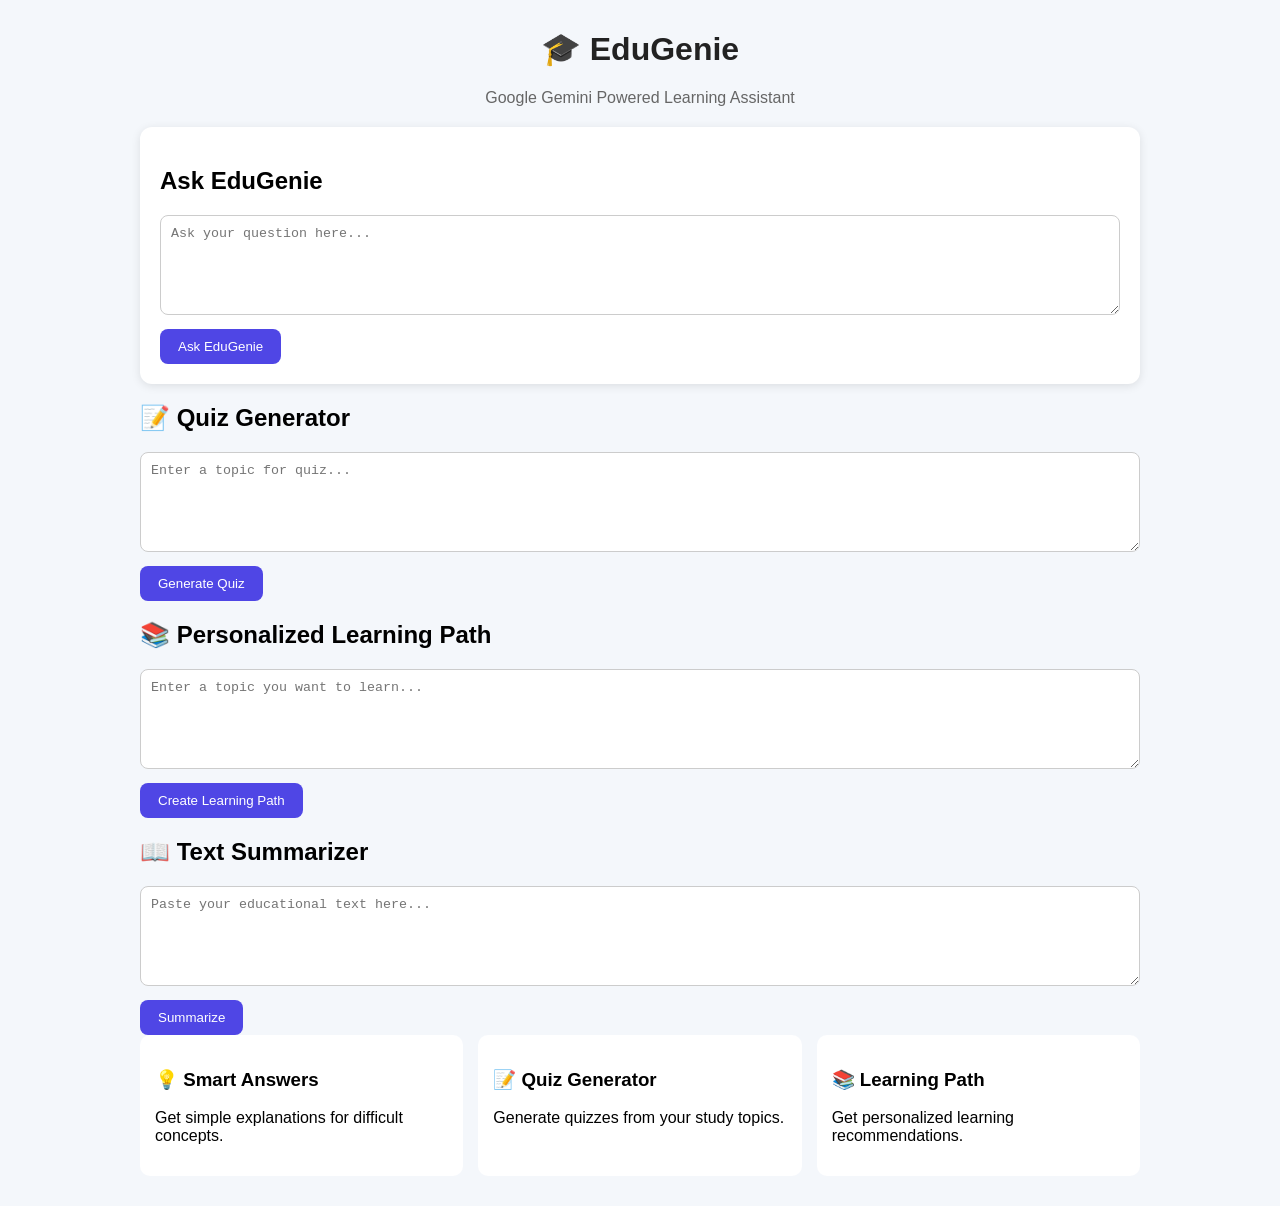
<file: index.html>
<!DOCTYPE html>
<html lang="en">
<head>
    <meta charset="UTF-8">
    <meta name="viewport" content="width=device-width, initial-scale=1.0">
    <title>EduGenie - AI Learning Assistant</title>

    <link rel="stylesheet" href="/static/style.css">
</head>

<body>

    <div class="container">

        <h1>🎓 EduGenie</h1>

        <p class="subtitle">
            Google Gemini Powered Learning Assistant
        </p>

        <div class="card">

            <h2>Ask EduGenie</h2>

            <textarea
                id="question"
                placeholder="Ask your question here..."
            ></textarea>

            <button onclick="askQuestion()">
                Ask EduGenie
            </button>

            <div id="answer"></div>

        </div>
<div class="quiz-card">

    <h2>📝 Quiz Generator</h2>

    <textarea
        id="quizTopic"
        placeholder="Enter a topic for quiz..."
    ></textarea>

    <button onclick="generateQuiz()">
        Generate Quiz
    </button>

    <div id="quizAnswer"></div>

</div>
<div class="learning-card">

    <h2>📚 Personalized Learning Path</h2>

    <textarea
        id="learningTopic"
        placeholder="Enter a topic you want to learn..."
    ></textarea>

    <button onclick="generateLearningPath()">
        Create Learning Path
    </button>

    <div id="learningAnswer"></div>

</div>
<div class="summary-card">

    <h2>📖 Text Summarizer</h2>

    <textarea
        id="summaryText"
        placeholder="Paste your educational text here..."
    ></textarea>

    <button onclick="summarizeText()">
        Summarize
    </button>

    <div id="summaryAnswer"></div>

</div>
        <div class="features">

            <div class="feature">
                <h3>💡 Smart Answers</h3>
                <p>Get simple explanations for difficult concepts.</p>
            </div>

            <div class="feature">
                <h3>📝 Quiz Generator</h3>
                <p>Generate quizzes from your study topics.</p>
            </div>

            <div class="feature">
                <h3>📚 Learning Path</h3>
                <p>Get personalized learning recommendations.</p>
            </div>

        </div>

    </div>

    <script>
        async function askQuestion() {

            const question = document.getElementById("question").value;
            const answer = document.getElementById("answer");

            if (!question.trim()) {
                answer.innerHTML = "<p>Please enter a question.</p>";
                return;
            }

            answer.innerHTML = "<p>Thinking... 🤔</p>";

            try {

                const response = await fetch("/ask", {
                    method: "POST",
                    headers: {
                        "Content-Type": "application/json"
                    },
                    body: JSON.stringify({
                        question: question
                    })
                });

                const data = await response.json();

                answer.innerHTML = `
                    <h3>Answer:</h3>
                    <p>${data.answer}</p>
                `;

            } catch (error) {

                answer.innerHTML =
                    "<p>Something went wrong. Please try again.</p>";

            }
        }
async function generateQuiz() {

    const topic = document.getElementById("quizTopic").value;
    const quizAnswer = document.getElementById("quizAnswer");

    if (!topic.trim()) {
        quizAnswer.innerHTML = "<p>Please enter a topic.</p>";
        return;
    }

    quizAnswer.innerHTML = "<p>Generating quiz... 🤔</p>";

    try {

        const response = await fetch("/quiz", {
            method: "POST",
            headers: {
                "Content-Type": "application/json"
            },
            body: JSON.stringify({
                question: topic
            })
        });

        const data = await response.json();

        quizAnswer.innerHTML = `
            <h3>Quiz:</h3>
            <p>${data.quiz}</p>
        `;

    } catch (error) {

        quizAnswer.innerHTML =
            "<p>Something went wrong. Please try again.</p>";

    }
}
async function generateLearningPath() {

    const topic = document.getElementById("learningTopic").value;
    const learningAnswer = document.getElementById("learningAnswer");

    if (!topic.trim()) {
        learningAnswer.innerHTML = "<p>Please enter a topic.</p>";
        return;
    }

    learningAnswer.innerHTML = "<p>Creating your learning path... 🤔</p>";

    try {

        const response = await fetch("/learning-path", {
            method: "POST",
            headers: {
                "Content-Type": "application/json"
            },
            body: JSON.stringify({
                question: topic
            })
        });

        const data = await response.json();

        learningAnswer.innerHTML = `
            <h3>Learning Path:</h3>
            <p>${data.learning_path}</p>
        `;

    } catch (error) {

        learningAnswer.innerHTML =
            "<p>Something went wrong. Please try again.</p>";

    }
}
async function summarizeText() {

    const text = document.getElementById("summaryText").value;
    const summaryAnswer = document.getElementById("summaryAnswer");

    if (!text.trim()) {
        summaryAnswer.innerHTML = "<p>Please enter some text.</p>";
        return;
    }

    summaryAnswer.innerHTML = "<p>Summarizing... 🤔</p>";

    try {

        const response = await fetch("/summarize", {
            method: "POST",
            headers: {
                "Content-Type": "application/json"
            },
            body: JSON.stringify({
                question: text
            })
        });

        const data = await response.json();

        summaryAnswer.innerHTML = `
            <h3>Summary:</h3>
            <p>${data.summary}</p>
        `;

    } catch (error) {

        summaryAnswer.innerHTML =
            "<p>Something went wrong. Please try again.</p>";

    }
}
    </script>

</body>
</html>
</file>
<file: static/style.css>
body {
    font-family: Arial, sans-serif;
    background: #f4f7fb;
    margin: 0;
    padding: 0;
}

.container {
    width: 90%;
    max-width: 1000px;
    margin: 30px auto;
}

h1 {
    text-align: center;
    color: #222;
}

.subtitle {
    text-align: center;
    color: #666;
}

.card {
    background: white;
    padding: 20px;
    margin: 20px 0;
    border-radius: 12px;
    box-shadow: 0 2px 10px rgba(0,0,0,0.1);
}

textarea {
    width: 100%;
    min-height: 100px;
    padding: 10px;
    box-sizing: border-box;
    border: 1px solid #ccc;
    border-radius: 8px;
}

button {
    margin-top: 10px;
    padding: 10px 18px;
    border: none;
    border-radius: 8px;
    background: #4f46e5;
    color: white;
    cursor: pointer;
}

button:hover {
    opacity: 0.9;
}

.answer {
    margin-top: 15px;
    padding: 15px;
    background: #f1f5f9;
    border-radius: 8px;
    white-space: pre-wrap;
}

.features {
    display: grid;
    grid-template-columns: repeat(auto-fit, minmax(200px, 1fr));
    gap: 15px;
}

.feature {
    background: white;
    padding: 15px;
    border-radius: 10px;
}
</file>
